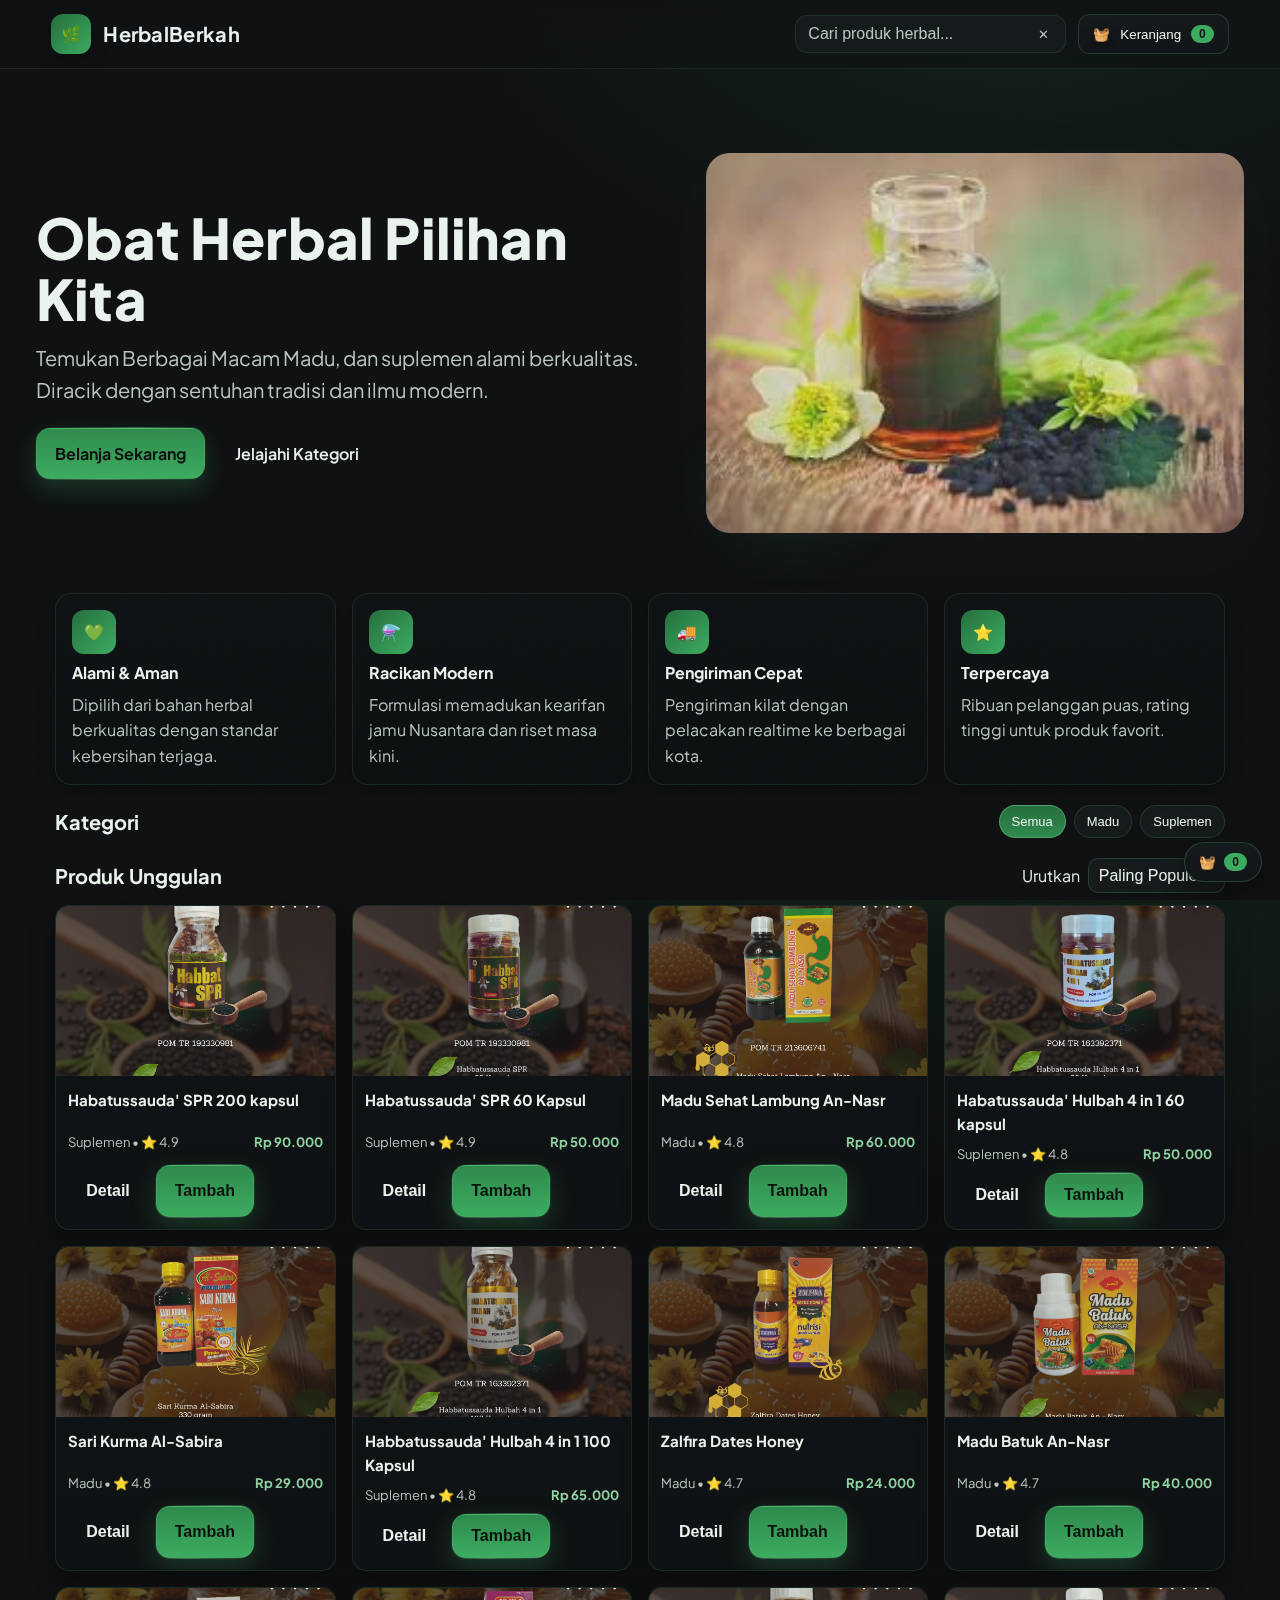
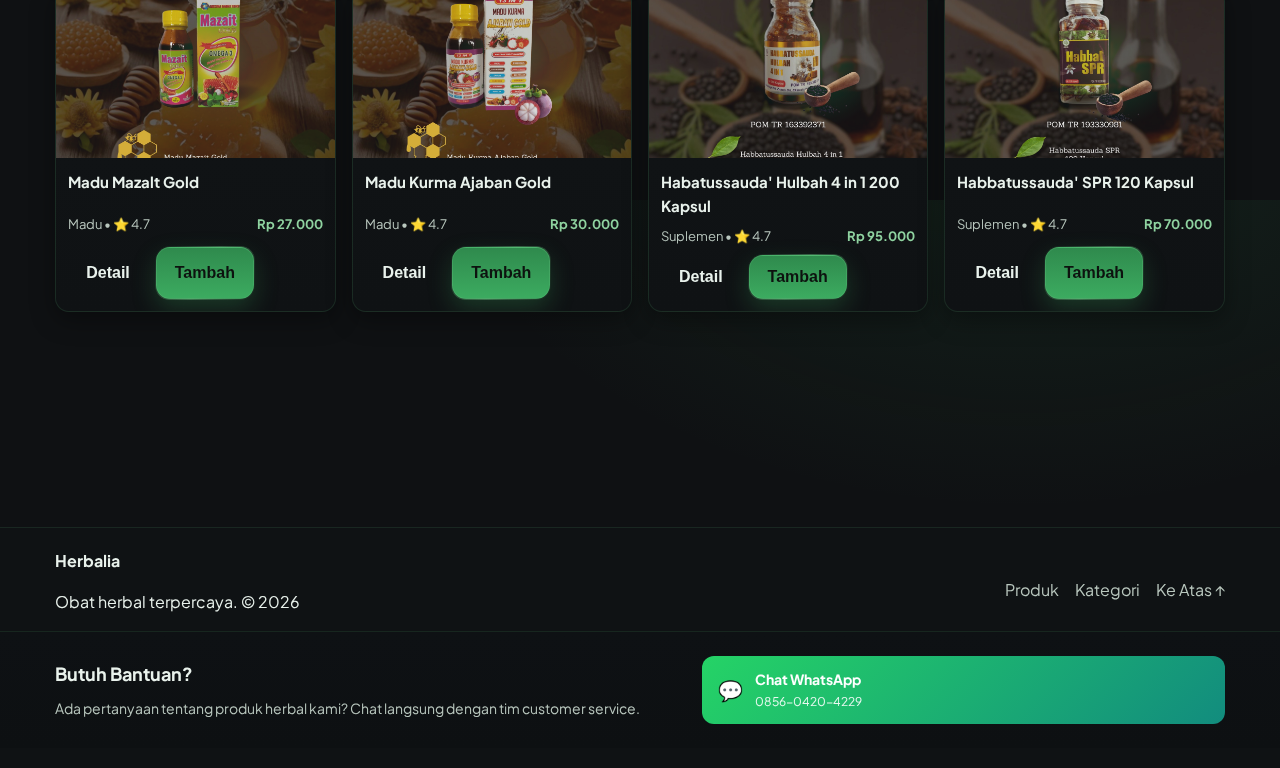
<file: index.html>
<!DOCTYPE html>
<html lang="id">
  <head>
    <meta charset="utf-8" />
    <meta name="viewport" content="width=device-width, initial-scale=1, maximum-scale=5, user-scalable=yes" />
    <title>Toko Herbal - Sehat Alami</title>
    <meta name="description" content="Toko herbal obat-obatan alami: jamu, teh, minyak, suplemen. Sehat alami berkelas." />
    <link rel="preconnect" href="https://fonts.googleapis.com" />
    <link rel="preconnect" href="https://fonts.gstatic.com" crossorigin />
    <link href="https://fonts.googleapis.com/css2?family=Plus+Jakarta+Sans:wght@400;500;600;700;800&family=Poppins:wght@300;400;500;600;700&display=swap" rel="stylesheet" />
    <link rel="stylesheet" href="styles.css" />
  </head>
  <body>
    <header class="site-header">
      <div class="container header-inner">
        <div class="brand">
          <div class="logo" aria-hidden="true">🌿</div>
          <div class="brand-text">
            <h1 class="title">HerbalBerkah</h1>
            <p class="subtitle"></p>
          </div>
        </div>

        <div class="header-actions">
          <div class="searchbar">
            <input id="searchInput" type="search" placeholder="Cari produk herbal..." aria-label="Cari produk" />
            <button id="clearSearch" class="ghost" aria-label="Bersihkan pencarian">✕</button>
          </div>
          <button id="cartButton" class="cart-button" aria-haspopup="dialog" aria-controls="cartModal">
            <span class="icon" aria-hidden="true">🧺</span>
            <span>Keranjang</span>
            <span class="badge" id="cartCount">0</span>
          </button>
        </div>
      </div>
    </header>

    <main>
      <section class="hero">
        <div class="container hero-inner">
          <div class="hero-text">
            <h2>Obat Herbal Pilihan Kita</h2>
            <p>Temukan Berbagai Macam Madu, dan suplemen alami berkualitas. Diracik dengan sentuhan tradisi dan ilmu modern.</p>
            <div class="hero-cta">
              <a href="#produk" class="btn primary">Belanja Sekarang</a>
              <a href="#kategori" class="btn ghost">Jelajahi Kategori</a>
            </div>
          </div>
          <div class="hero-art" aria-hidden="true">
            <img class="hero-img" src="images/hero.jpg" alt="Herbal pilihan" />
            <div class="leaf leaf-a"></div>
            <div class="leaf leaf-b"></div>
            <div class="leaf leaf-c"></div>
          </div>
        </div>
      </section>

      <section class="benefits">
        <div class="container benefits-grid">
          <article class="benefit reveal">
            <div class="benefit-icon">💚</div>
            <h4>Alami & Aman</h4>
            <p>Dipilih dari bahan herbal berkualitas dengan standar kebersihan terjaga.</p>
          </article>
          <article class="benefit reveal">
            <div class="benefit-icon">⚗️</div>
            <h4>Racikan Modern</h4>
            <p>Formulasi memadukan kearifan jamu Nusantara dan riset masa kini.</p>
          </article>
          <article class="benefit reveal">
            <div class="benefit-icon">🚚</div>
            <h4>Pengiriman Cepat</h4>
            <p>Pengiriman kilat dengan pelacakan realtime ke berbagai kota.</p>
          </article>
          <article class="benefit reveal">
            <div class="benefit-icon">⭐</div>
            <h4>Terpercaya</h4>
            <p>Ribuan pelanggan puas, rating tinggi untuk produk favorit.</p>
          </article>
        </div>
      </section>

      <section id="kategori" class="categories">
        <div class="container">
          <div class="section-head">
            <h3>Kategori</h3>
            <div class="chips" id="categoryChips" role="tablist" aria-label="Filter kategori">
              <!-- Chips diisi via JS -->
            </div>
          </div>
        </div>
      </section>

      <section id="produk" class="products">
        <div class="container">
          <div class="section-head">
            <h3>Produk Unggulan</h3>
            <div class="sorter">
              <label for="sortSelect">Urutkan</label>
              <select id="sortSelect" aria-label="Urutkan produk">
                <option value="popular">Paling Populer</option>
                <option value="price_asc">Harga Terendah</option>
                <option value="price_desc">Harga Tertinggi</option>
                <option value="name_asc">Nama A-Z</option>
              </select>
            </div>
          </div>

          <div id="productGrid" class="grid">
            <!-- Kartu produk diisi via JS -->
          </div>
        </div>
      </section>
      
      <section class="newsletter reveal">
        <div class="container newsletter-inner">
          <div>
            <h3>Dapatkan Tips Sehat & Promo</h3>
            <p class="muted">Berlangganan newsletter kami. Kami kirimkan 1-2x per bulan.</p>
          </div>
          <form id="newsletterForm" class="newsletter-form" autocomplete="on">
            <input type="email" id="newsletterEmail" required placeholder="Email Anda" aria-label="Email" />
            <button class="btn primary" type="submit">Berlangganan</button>
          </form>
        </div>
      </section>
    </main>

    <footer class="site-footer">
      <div class="container footer-inner">
        <div>
          <strong>Herbalia</strong>
          <p>Obat herbal terpercaya. © <span id="year"></span></p>
        </div>
        <nav class="footer-nav" aria-label="Footer">
          <a href="#produk">Produk</a>
          <a href="#kategori">Kategori</a>
          <a href="#" id="toTop">Ke Atas ↑</a>
        </nav>
      </div>
      
      <div class="contact-section">
        <div class="container">
          <div class="contact-inner">
            <div class="contact-info">
              <h4>Butuh Bantuan?</h4>
              <p>Ada pertanyaan tentang produk herbal kami? Chat langsung dengan tim customer service.</p>
            </div>
            <a href="https://wa.me/6285604204229?text=Halo%2C%20saya%20tertarik%20dengan%20produk%20herbal%20Anda.%20Bisa%20bantu%20saya%3F" 
               class="whatsapp-btn" target="_blank" rel="noopener">
              <span class="whatsapp-icon">💬</span>
              <div class="whatsapp-text">
                <strong>Chat WhatsApp</strong>
                <span>0856-0420-4229</span>
              </div>
            </a>
          </div>
        </div>
      </div>
    </footer>

    <!-- Cart Modal -->
    <dialog id="cartModal" class="cart-modal" aria-label="Keranjang Belanja">
      <div class="cart-header">
        <h4>Keranjang</h4>
        <button id="closeCart" class="icon-btn" aria-label="Tutup">✕</button>
      </div>
      <div id="cartItems" class="cart-items" role="list">
        <!-- Items via JS -->
      </div>
      <div class="cart-footer">
        <div class="totals">
          <span>Subtotal</span>
          <strong id="cartSubtotal">Rp0</strong>
        </div>
        <button id="checkoutBtn" class="btn primary block">Checkout</button>
      </div>
    </dialog>

    <!-- Floating Cart CTA -->
    <button id="floatingCart" class="floating-cart" aria-label="Buka keranjang">
      🧺 <span id="floatingCount" class="badge">0</span>
    </button>

    <!-- Toasts -->
    <div id="toastWrap" class="toast-wrap" aria-live="polite" aria-atomic="true"></div>

    <!-- Product Detail Modal -->
    <dialog id="productModal" class="product-modal" aria-label="Detail Produk">
      <div class="pm-header">
        <h4 id="pmTitle">Detail Produk</h4>
        <button id="pmClose" class="icon-btn" aria-label="Tutup">✕</button>
      </div>
      <div class="pm-body">
        <div class="pm-media">
          <img id="pmImage" alt="Gambar produk" />
        </div>
        <div class="pm-info">
          <div class="pm-top">
            <span id="pmCategory" class="chip" aria-label="Kategori"></span>
            <span id="pmRating" class="pm-rating">⭐ 0.0</span>
          </div>
          <h3 id="pmName"></h3>
          <div class="pm-price" id="pmPrice">Rp0</div>
          <p class="pm-desc" id="pmDesc"></p>
          <ul id="pmBenefits" class="pm-benefits"></ul>
          <div class="pm-actions">
            <div class="qty" role="group" aria-label="Ubah jumlah">
              <button id="pmDec" aria-label="Kurangi">−</button>
              <span id="pmQty">1</span>
              <button id="pmInc" aria-label="Tambah">+</button>
            </div>
            <button id="pmAdd" class="btn primary">Tambah ke Keranjang</button>
          </div>
        </div>
      </div>
    </dialog>

    <script src="script.js"></script>
  </body>
  </html>
</file>
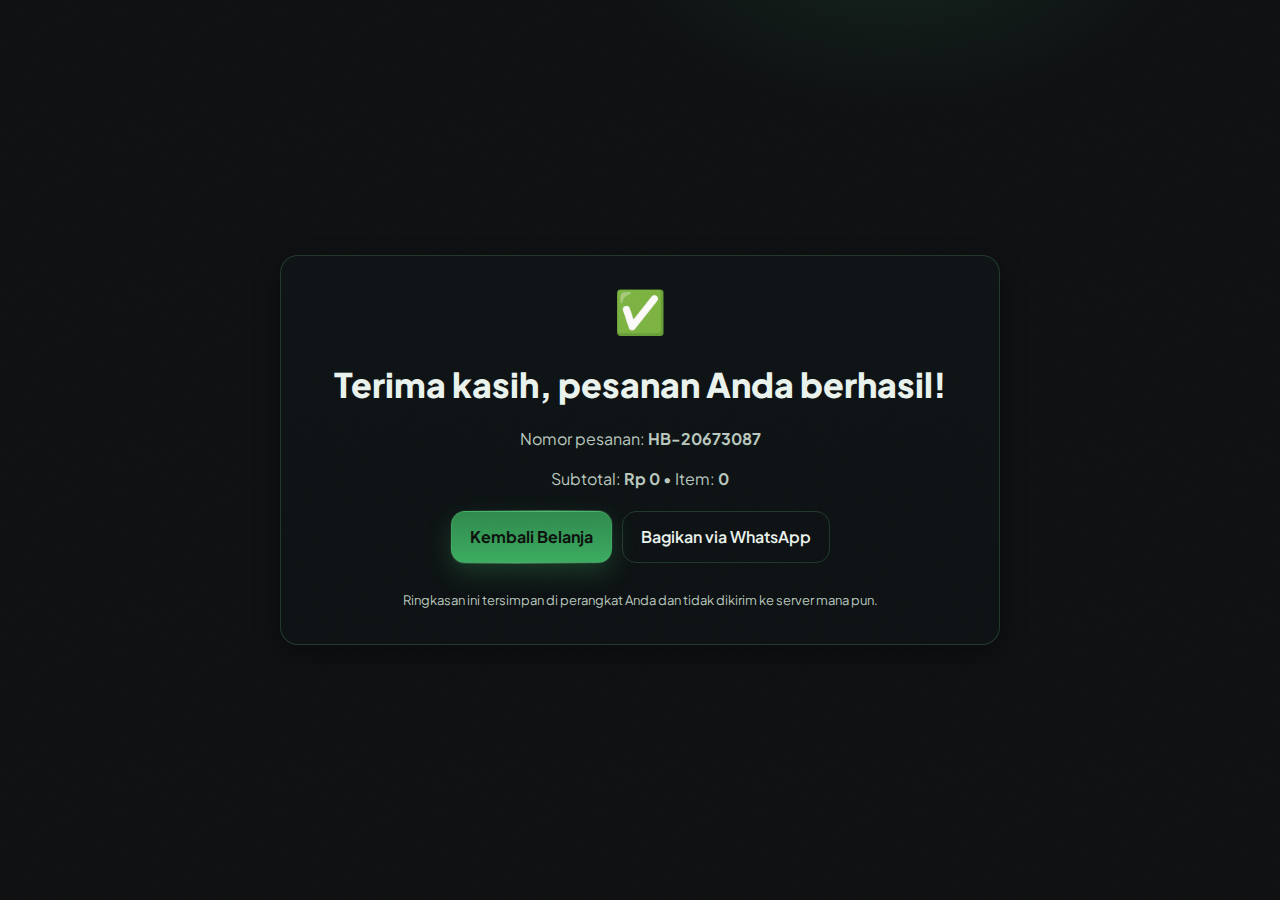
<file: success.html>
<!DOCTYPE html>
<html lang="id">
  <head>
    <meta charset="utf-8" />
    <meta name="viewport" content="width=device-width, initial-scale=1" />
    <title>Pemesanan Berhasil - Herbalia</title>
    <link href="https://fonts.googleapis.com/css2?family=Plus+Jakarta+Sans:wght@400;500;600;700;800&display=swap" rel="stylesheet" />
    <link rel="stylesheet" href="styles.css" />
    <style>
      .success-wrap { min-height: 100vh; display: grid; place-items: center; padding: 24px; background: radial-gradient(600px 400px at 70% -10%, rgba(60,171,96,.14), transparent 50%), var(--bg); }
      .success-card { width: min(720px, 96%); border: 1px solid rgba(102,195,128,.22); border-radius: 18px; background: linear-gradient(180deg, #0f1416, #0e1214); box-shadow: var(--shadow-1); padding: 20px; display: grid; gap: 14px; text-align: center; }
      .success-emoji { font-size: 42px; }
      .success-title { margin: 0; font-size: clamp(24px, 4vw, 34px); font-weight: 800; }
      .success-meta { color: var(--text-dim); margin: 0; }
      .success-actions { display: flex; justify-content: center; gap: 10px; margin-top: 6px; }
      .muted-note { color: var(--text-dim); font-size: 13px; }
    </style>
  </head>
  <body>
    <div class="success-wrap">
      <div class="success-card">
        <div class="success-emoji">✅</div>
        <h1 class="success-title">Terima kasih, pesanan Anda berhasil!</h1>
        <p class="success-meta">Nomor pesanan: <strong id="orderId">-</strong></p>
        <p class="success-meta">Subtotal: <strong id="orderTotal">Rp0</strong> • Item: <strong id="orderItems">0</strong></p>
        <div class="success-actions">
          <a class="btn primary" href="index.html">Kembali Belanja</a>
          <a id="waShare" class="btn" target="_blank" rel="noopener">Bagikan via WhatsApp</a>
        </div>
        <p class="muted-note">Ringkasan ini tersimpan di perangkat Anda dan tidak dikirim ke server mana pun.</p>
      </div>
    </div>

    <script>
      function formatIDR(n){return new Intl.NumberFormat('id-ID',{style:'currency',currency:'IDR',maximumFractionDigits:0}).format(n||0)}
      const last = JSON.parse(localStorage.getItem('lastOrder')||'{}');
      const ts = last.ts || Date.now();
      const orderId = 'HB-' + ts.toString().slice(-8);
      document.getElementById('orderId').textContent = orderId;
      document.getElementById('orderTotal').textContent = formatIDR(last.subtotal||0);
      document.getElementById('orderItems').textContent = (last.items? last.items.reduce((a,x)=>a+Number(x.qty||0),0):0);
      const msg = encodeURIComponent(`Halo, saya sudah checkout di Herbalia.\nNomor Pesanan: ${orderId}\nSubtotal: ${formatIDR(last.subtotal||0)}\nTerima kasih!`);
      document.getElementById('waShare').href = 'https://wa.me/6285604204229?text=' + msg;
    </script>
  </body>
  </html>
</file>
<file: styles.css>
/* Theme: calm green + black */
:root {
  --green-50: #eef7f0;
  --green-100: #d6efda;
  --green-200: #b9e3c0;
  --green-300: #8fd3a0;
  --green-400: #66c380;
  --green-500: #3cab60; /* primary */
  --green-600: #2f8a4d;
  --green-700: #256e3d;
  --green-800: #1b5230;
  --green-900: #143c24;
  --black: #0f1113;
  --gray-200: #e7ebee;
  --gray-300: #cfd6db;
  --gray-500: #85929c;
  --white: #ffffff;

  --bg: var(--black);
  --surface: #121518;
  --muted: #151a1c;
  --text: #e9f2ec;
  --text-dim: #b9c7be;
  --primary: var(--green-500);
  --primary-press: var(--green-600);
  --ring: rgba(60, 171, 96, 0.4);

  --radius: 14px;
  --shadow-1: 0 8px 24px rgba(0, 0, 0, 0.35);
  --shadow-soft: 0 6px 18px rgba(0, 0, 0, 0.25);
}

* { box-sizing: border-box; }
html, body { height: 100%; }
html { 
  scroll-behavior: smooth; 
  -webkit-text-size-adjust: 100%; 
  -webkit-tap-highlight-color: transparent; 
}
body {
  margin: 0;
  font-family: 'Plus Jakarta Sans', 'Poppins', system-ui, -apple-system, Segoe UI, Roboto, Helvetica, Arial, 'Apple Color Emoji', 'Segoe UI Emoji';
  background: radial-gradient(1200px 800px at 80% -10%, rgba(60,171,96,0.12), transparent 50%), var(--bg);
  color: var(--text);
  line-height: 1.6;
  -webkit-font-smoothing: antialiased;
  -moz-osx-font-smoothing: grayscale;
  overflow-x: hidden;
}
/* subtle grain */
body::after { content: ""; position: fixed; inset: 0; pointer-events: none; background-image: url('data:image/svg+xml;utf8,<svg xmlns="http://www.w3.org/2000/svg" width="160" height="160" viewBox="0 0 160 160"><filter id="n"><feTurbulence type="fractalNoise" baseFrequency="0.8" numOctaves="2" stitchTiles="stitch"/></filter><rect width="100%" height="100%" filter="url(%23n)" opacity="0.04"/></svg>'); mix-blend-mode: soft-light; }

.container {
  width: min(1200px, 92%);
  margin: 0 auto;
  padding: 0 4px;
}

/* Header */
.site-header {
  position: sticky; top: 0; z-index: 50;
  background: linear-gradient(to bottom, rgba(16,18,20,.9), rgba(16,18,20,.6));
  backdrop-filter: saturate(130%) blur(10px);
  border-bottom: 1px solid rgba(102,195,128,.12);
}
.site-header.scrolled { box-shadow: 0 6px 18px rgba(0,0,0,.35); }
.header-inner { display: flex; align-items: center; justify-content: space-between; padding: 14px 0; }
.brand { display: flex; align-items: center; gap: 12px; }
.logo { width: 40px; height: 40px; display: grid; place-items: center; border-radius: 12px; background: linear-gradient(135deg, var(--green-700), var(--green-500)); box-shadow: var(--shadow-soft); }
.brand .title { font-size: 20px; margin: 0; letter-spacing: .3px; }
.brand .subtitle { margin: 0; font-size: 12px; color: var(--text-dim); }

.header-actions { display: flex; align-items: center; gap: 12px; }
.searchbar {
  display: flex; align-items: center; gap: 6px; padding: 8px 10px; border-radius: 12px;
  background: var(--muted); border: 1px solid rgba(102,195,128,.14);
}
.searchbar input { 
  background: transparent; 
  border: none; 
  outline: none; 
  color: var(--text); 
  width: 220px; 
  font-size: 16px; /* Mencegah zoom di iOS */
  -webkit-appearance: none;
  appearance: none;
  border-radius: 0;
}
.searchbar input::placeholder { color: var(--text-dim); }
.searchbar .ghost { background: transparent; border: none; color: var(--text-dim); cursor: pointer; }

.cart-button { display: inline-flex; align-items: center; gap: 10px; border: 1px solid rgba(102,195,128,.22); padding: 10px 14px; background: linear-gradient(180deg, #151a1c, #121518); color: var(--text); border-radius: 12px; cursor: pointer; }
.cart-button .icon { filter: drop-shadow(0 2px 4px rgba(0,0,0,.4)); }
.badge { background: var(--primary); color: var(--black); padding: 2px 8px; border-radius: 999px; font-size: 12px; font-weight: 700; }

/* Hero */
.hero { position: relative; padding: 84px 0 40px; }
.hero .container { width: min(1400px, 95%); }
.hero-inner { display: grid; grid-template-columns: 1.2fr 1fr; align-items: center; gap: 24px; }
.hero-text h2 { margin: 0 0 12px; font-weight: 800; letter-spacing: .2px; font-size: clamp(32px, 5vw, 56px); line-height: 1.1; }
.hero-text p { margin: 0 0 22px; color: var(--text-dim); font-size: clamp(16px, 2.4vw, 20px); }
.hero-cta { display: flex; gap: 12px; }
/* gradient accent for first line word wrap */
.hero-text h2 { letter-spacing: .2px; }
.hero-text h2::selection { background: var(--green-600); color: #0d120f; }

.hero-art { position: relative; height: 380px; }
.hero-img { position: absolute; inset: 0; width: 100%; height: 100%; object-fit: cover; border-radius: 24px; opacity: .92; mix-blend-mode: screen; filter: saturate(112%) contrast(96%); box-shadow: 0 20px 60px rgba(0,0,0,.45), 0 0 0 1px rgba(102,195,128,.18) inset; }
.hero-art::after { content: ""; position: absolute; inset: -10% -6% -12% -6%; background: radial-gradient(40% 40% at 70% 30%, rgba(60,171,96,.18), transparent 60%), radial-gradient(30% 30% at 20% 80%, rgba(60,171,96,.12), transparent 60%); filter: blur(20px); pointer-events: none; }
.leaf { position: absolute; border-radius: 50%; filter: blur(10px); opacity: .55; }
.leaf-a { width: 220px; height: 220px; right: 10%; top: 10%; background: radial-gradient(circle at 40% 40%, var(--green-400), transparent 60%); }
.leaf-b { width: 160px; height: 160px; right: 35%; top: 40%; background: radial-gradient(circle at 40% 40%, var(--green-700), transparent 60%); }
.leaf-c { width: 120px; height: 120px; right: 5%; bottom: 0; background: radial-gradient(circle at 40% 40%, var(--green-500), transparent 60%); }

/* Sections */
.section-head { display: flex; align-items: center; justify-content: space-between; gap: 16px; margin: 20px 0 12px; }
.section-head h3 { margin: 0; font-size: 20px; }

.chips { display: flex; flex-wrap: wrap; gap: 8px; }
.chip { background: var(--muted); color: var(--text); border: 1px solid rgba(102,195,128,.18); padding: 8px 12px; border-radius: 999px; cursor: pointer; font-size: 13px; }
.chip[aria-selected="true"] { background: linear-gradient(180deg, var(--green-700), var(--green-600)); border-color: rgba(102,195,128,.6); }

.sorter { display: inline-flex; align-items: center; gap: 8px; }
.sorter select { 
  background: var(--muted); 
  border: 1px solid rgba(102,195,128,.22); 
  color: var(--text); 
  padding: 8px 10px; 
  border-radius: 10px; 
  font-size: 16px; /* Mencegah zoom di iOS */
  -webkit-appearance: none;
  -moz-appearance: none;
  appearance: none;
}

.grid { display: grid; grid-template-columns: repeat(4, 1fr); gap: 16px; }
.card {
  border-radius: var(--radius);
  background: linear-gradient(180deg, #111416, #0f1214);
  border: 1px solid rgba(102,195,128,.14);
  box-shadow: var(--shadow-1);
  overflow: hidden;
  display: grid;
  grid-template-rows: 170px auto;
  transform: translateZ(0);
  transition: transform .15s ease, box-shadow .2s ease, border-color .2s ease;
}
.card-media { position: relative; background: radial-gradient(120px 120px at 60% 40%, rgba(60,171,96,.35), transparent 60%), #0d1113; }
.card-media img { width: 100%; height: 100%; object-fit: cover; mix-blend-mode: lighten; opacity: .95; }
.card-body { padding: 12px; display: grid; gap: 8px; }
.card-title { margin: 0; font-size: 15px; }
.card-meta { display: flex; align-items: center; justify-content: space-between; color: var(--text-dim); font-size: 13px; }
.price { color: var(--green-300); font-weight: 700; }
.card-actions { display: flex; gap: 8px; }
.card:hover { transform: translateY(-3px); box-shadow: 0 14px 28px rgba(0,0,0,.45); border-color: rgba(102,195,128,.36); }
.card:active { transform: translateY(-1px); }

/* Buttons */
.btn { display: inline-flex; align-items: center; justify-content: center; gap: 10px; padding: 12px 18px; border-radius: 14px; border: 1px solid rgba(102,195,128,.22); cursor: pointer; color: var(--text); text-decoration: none; transition: transform .06s ease, box-shadow .15s ease; font-weight: 600; font-size: 16px; -webkit-tap-highlight-color: transparent; }
.btn:hover { transform: translateY(-1px); box-shadow: 0 6px 14px rgba(0,0,0,.3); }
.btn:active { transform: translateY(0); }
.btn:focus-visible { outline: 2px solid var(--ring); outline-offset: 2px; }
.btn.primary { position: relative; background: linear-gradient(180deg, var(--green-600), var(--green-500)); color: #0d120f; font-weight: 700; box-shadow: 0 10px 24px rgba(60,171,96,.25); }
.btn.primary::after { content: ""; position: absolute; inset: -2px; border-radius: 14px; padding: 2px; background: linear-gradient(120deg, rgba(102,195,128,.0), rgba(102,195,128,.45), rgba(102,195,128,.0)); -webkit-mask: linear-gradient(#000 0 0) content-box, linear-gradient(#000 0 0); -webkit-mask-composite: xor; mask: linear-gradient(#000 0 0) content-box, linear-gradient(#000 0 0); mask-composite: exclude; animation: borderMove 2.5s linear infinite; }
.btn.primary:hover { box-shadow: 0 16px 30px rgba(60,171,96,.35); }
@keyframes borderMove { 0%{background-position:0% 50%} 100%{background-position:200% 50%} }
.btn.primary.block { width: 100%; }
.btn.ghost { background: transparent; }
.ghost { background: transparent; border: none; color: var(--text); cursor: pointer; -webkit-tap-highlight-color: transparent; }
.icon-btn { background: transparent; border: none; color: var(--text); cursor: pointer; font-size: 18px; -webkit-tap-highlight-color: transparent; }

/* Footer */
.site-footer { margin-top: 40px; border-top: 1px solid rgba(102,195,128,.12); padding: 20px 0; background: #0f1214; }
.footer-inner { display: flex; align-items: center; justify-content: space-between; }
.footer-nav { display: flex; gap: 16px; }
.footer-nav a { color: var(--text-dim); text-decoration: none; }

/* Contact Section */
.contact-section { background: linear-gradient(180deg, #0e1114, #0d1012); border-top: 1px solid rgba(102,195,128,.12); padding: 24px 0; }
.contact-inner { display: grid; grid-template-columns: 1.2fr 1fr; align-items: center; gap: 20px; }
.contact-info h4 { margin: 0 0 8px; font-size: 18px; }
.contact-info p { margin: 0; color: var(--text-dim); font-size: 14px; }
.whatsapp-btn { display: inline-flex; align-items: center; gap: 12px; background: linear-gradient(135deg, #25D366, #128C7E); color: white; padding: 12px 16px; border-radius: 12px; text-decoration: none; transition: transform .15s ease, box-shadow .2s ease; }
.whatsapp-btn:hover { transform: translateY(-2px); box-shadow: 0 8px 20px rgba(37,211,102,.3); }
.whatsapp-icon { font-size: 20px; }
.whatsapp-text { display: grid; gap: 2px; }
.whatsapp-text strong { font-size: 14px; }
.whatsapp-text span { font-size: 12px; opacity: .9; }

/* Cart Modal */
.cart-modal { 
  width: min(560px, 92%); 
  border: 1px solid rgba(102,195,128,.22); 
  border-radius: 16px; 
  background: #0e1114; 
  color: var(--text); 
  box-shadow: var(--shadow-1); 
  padding: 0; 
  max-height: 90vh;
  overflow-y: auto;
  -webkit-overflow-scrolling: touch;
}
.cart-modal::backdrop { 
  background: rgba(0,0,0,.6); 
  backdrop-filter: blur(2px); 
}
.cart-header { display: flex; align-items: center; justify-content: space-between; padding: 12px 14px; border-bottom: 1px solid rgba(102,195,128,.14); }
.cart-items { 
  max-height: 360px; 
  overflow: auto; 
  padding: 8px 14px; 
  display: grid; 
  gap: 8px; 
  -webkit-overflow-scrolling: touch;
}
.cart-item { display: grid; grid-template-columns: 64px 1fr auto; gap: 10px; align-items: center; padding: 8px; border: 1px solid rgba(102,195,128,.12); border-radius: 12px; background: #0f1315; }
.cart-item img { width: 64px; height: 64px; object-fit: cover; border-radius: 10px; }
.cart-item .title { margin: 0; font-size: 14px; }
.qty { display: inline-flex; align-items: center; gap: 8px; border: 1px solid rgba(102,195,128,.18); border-radius: 10px; padding: 4px 8px; }
.qty button { 
  background: transparent; 
  border: none; 
  color: var(--text); 
  cursor: pointer; 
  font-size: 16px; 
  -webkit-tap-highlight-color: transparent;
  min-width: 32px;
  min-height: 32px;
  display: flex;
  align-items: center;
  justify-content: center;
}
.cart-footer { border-top: 1px solid rgba(102,195,128,.14); padding: 12px 14px; display: grid; gap: 10px; }
.totals { display: flex; align-items: center; justify-content: space-between; }

/* Benefits */
.benefits { padding: 20px 0 0; }
.benefits-grid { display: grid; grid-template-columns: repeat(4, 1fr); gap: 16px; }
.benefit { padding: 16px; border-radius: 16px; border: 1px solid rgba(102,195,128,.14); background: linear-gradient(180deg, #0f1315, #0d1012); box-shadow: var(--shadow-soft); }
.benefit h4 { margin: 6px 0; }
.benefit p { margin: 0; color: var(--text-dim); }
.benefit-icon { width: 44px; height: 44px; display: grid; place-items: center; border-radius: 12px; background: linear-gradient(135deg, var(--green-700), var(--green-500)); }

/* Newsletter */
.newsletter { padding: 24px 0; }
.newsletter-inner { display: grid; grid-template-columns: 1.2fr 1fr; align-items: center; gap: 16px; background: linear-gradient(180deg, #0f1416, #0e1214); border: 1px solid rgba(102,195,128,.14); border-radius: 16px; padding: 16px; box-shadow: var(--shadow-soft); }
.newsletter .muted { color: var(--text-dim); margin: 6px 0 0; }
.newsletter-form { display: flex; gap: 8px; }
.newsletter-form input { 
  flex: 1; 
  background: var(--muted); 
  border: 1px solid rgba(102,195,128,.18); 
  color: var(--text); 
  padding: 10px 12px; 
  border-radius: 12px; 
  font-size: 16px; /* Mencegah zoom di iOS */
  -webkit-appearance: none;
  appearance: none;
}

/* Floating Cart */
.floating-cart { position: fixed; right: 18px; bottom: 18px; display: inline-flex; align-items: center; gap: 8px; background: linear-gradient(180deg, #151a1c, #121518); color: var(--text); border: 1px solid rgba(102,195,128,.24); border-radius: 999px; padding: 10px 14px; box-shadow: var(--shadow-1); cursor: pointer; z-index: 60; transition: transform .2s ease, box-shadow .2s ease; }
.floating-cart:hover { transform: translateY(-2px); box-shadow: 0 8px 20px rgba(0,0,0,.4); }

/* Toasts */
.toast-wrap { position: fixed; right: 18px; bottom: 80px; display: grid; gap: 8px; z-index: 70; }
.toast { display: grid; grid-auto-flow: column; align-items: center; gap: 10px; background: linear-gradient(180deg, #101416, #0f1315); border: 1px solid rgba(102,195,128,.22); color: var(--text); padding: 10px 12px; border-radius: 12px; box-shadow: var(--shadow-soft); }
.toast .title { font-weight: 600; }

/* Reveal on Scroll */
.reveal { opacity: 0; transform: translateY(8px); transition: opacity .5s ease, transform .5s ease; }
.reveal.visible { opacity: 1; transform: translateY(0); }

/* Product Modal */
.product-modal { 
  width: min(900px, 96%); 
  border: 1px solid rgba(102,195,128,.22); 
  border-radius: 16px; 
  background: #0e1114; 
  color: var(--text); 
  box-shadow: var(--shadow-1); 
  padding: 0; 
  max-height: 90vh;
  overflow-y: auto;
  -webkit-overflow-scrolling: touch;
}
.product-modal::backdrop { 
  background: rgba(0,0,0,.6); 
  backdrop-filter: blur(2px); 
}
.pm-header { display: flex; align-items: center; justify-content: space-between; padding: 12px 14px; border-bottom: 1px solid rgba(102,195,128,.14); }
.pm-body { display: grid; grid-template-columns: 1.1fr 1fr; gap: 16px; padding: 14px; }
.pm-media { border-radius: 14px; overflow: hidden; border: 1px solid rgba(102,195,128,.14); background: #0d1113; min-height: 320px; }
.pm-media img { width: 100%; height: 100%; object-fit: cover; }
.pm-info { display: grid; align-content: start; gap: 10px; }
.pm-top { display: flex; align-items: center; gap: 8px; }
.pm-rating { color: var(--text-dim); }
.pm-price { font-size: 22px; color: var(--green-300); font-weight: 700; }
.pm-desc { color: var(--text-dim); margin: 0; }
.pm-benefits { margin: 0; padding-left: 18px; color: var(--text-dim); display: grid; gap: 6px; }
.pm-actions { display: flex; gap: 10px; align-items: center; }

@media (max-width: 900px) {
  .pm-body { grid-template-columns: 1fr; }
}

/* Responsive */
@media (max-width: 1000px) {
  .grid { grid-template-columns: repeat(3, 1fr); }
  .hero-inner { grid-template-columns: 1fr; }
  .hero-art { order: -1; height: 240px; }
  .benefits-grid { grid-template-columns: repeat(2, 1fr); }
  .newsletter-inner { grid-template-columns: 1fr; }
  .contact-inner { grid-template-columns: 1fr; gap: 16px; }
}

/* Mobile - 2 kolom produk */
@media (max-width: 768px) {
  .grid { 
    grid-template-columns: repeat(2, 1fr); 
    gap: 12px;
  }
  .card {
    grid-template-rows: 140px auto;
  }
  .card-media { 
    background: radial-gradient(100px 100px at 60% 40%, rgba(60,171,96,.35), transparent 60%), #0d1113; 
  }
  .card-body { 
    padding: 10px; 
    gap: 6px; 
  }
  .card-title { 
    font-size: 14px; 
    line-height: 1.3;
  }
  .card-meta { 
    font-size: 12px; 
  }
  .card-actions { 
    gap: 6px; 
  }
  .btn { 
    padding: 8px 12px; 
    font-size: 14px; 
    border-radius: 10px; 
  }
  
  /* Touch interactions untuk mobile */
  .card:hover { 
    transform: translateY(-2px); 
    box-shadow: 0 8px 16px rgba(0,0,0,.3); 
  }
  .card:active { 
    transform: translateY(0); 
  }
  
  /* Container mobile */
  .container { 
    width: min(1200px, 95%); 
    padding: 0 8px; 
  }
  
  /* Header mobile */
  .header-inner { 
    padding: 12px 0; 
    flex-wrap: wrap; 
    gap: 12px; 
  }
  .searchbar input { 
    width: 140px; 
    font-size: 16px; /* Tetap 16px untuk mencegah zoom */
  }
  .cart-button { 
    padding: 8px 12px; 
    font-size: 14px; 
  }
  
  /* Hero mobile */
  .hero { 
    padding: 60px 0 30px; 
  }
  .hero-text h2 { 
    font-size: clamp(24px, 6vw, 32px); 
    margin-bottom: 10px; 
  }
  .hero-text p { 
    font-size: 16px; 
    margin-bottom: 18px; 
  }
  .hero-cta { 
    flex-direction: column; 
    gap: 8px; 
  }
  .hero-cta .btn { 
    width: 100%; 
    justify-content: center; 
  }
  .hero-art { 
    height: 200px; 
  }
  
  /* Benefits mobile */
  .benefits-grid { 
    grid-template-columns: repeat(2, 1fr); 
    gap: 12px; 
  }
  .benefit { 
    padding: 12px; 
  }
  .benefit h4 { 
    font-size: 14px; 
    margin: 4px 0; 
  }
  .benefit p { 
    font-size: 13px; 
  }
  .benefit-icon { 
    width: 36px; 
    height: 36px; 
  }
  
  /* Section heads mobile */
  .section-head { 
    flex-direction: column; 
    align-items: flex-start; 
    gap: 12px; 
    margin: 16px 0 8px; 
  }
  .section-head h3 { 
    font-size: 18px; 
  }
  .chips { 
    width: 100%; 
    justify-content: flex-start; 
  }
  .chip { 
    font-size: 12px; 
    padding: 6px 10px; 
  }
  
  /* Newsletter mobile */
  .newsletter-inner { 
    padding: 14px; 
  }
  .newsletter h3 { 
    font-size: 18px; 
  }
  .newsletter-form { 
    flex-direction: column; 
    gap: 8px; 
  }
  
  /* Contact mobile */
  .contact-inner { 
    gap: 12px; 
  }
  .contact-info h4 { 
    font-size: 16px; 
  }
  .whatsapp-btn { 
    padding: 10px 14px; 
  }
  
  /* Footer mobile */
  .footer-inner { 
    flex-direction: column; 
    gap: 12px; 
    text-align: center; 
  }
  .footer-nav { 
    justify-content: center; 
  }
  
  /* Floating cart mobile */
  .floating-cart { 
    right: 12px; 
    bottom: 12px; 
    padding: 8px 12px; 
    font-size: 14px; 
  }
  
  /* Toast mobile */
  .toast-wrap { 
    right: 12px; 
    bottom: 70px; 
  }
  .toast { 
    padding: 8px 10px; 
    font-size: 14px; 
  }
  
  /* Product modal mobile */
  .pm-body { 
    padding: 12px; 
  }
  .pm-media { 
    min-height: 200px; 
  }
  .pm-info { 
    gap: 8px; 
  }
  .pm-price { 
    font-size: 20px; 
  }
  .pm-desc { 
    font-size: 14px; 
  }
  .pm-benefits { 
    font-size: 13px; 
  }
  
  /* Modals mobile */
  .cart-modal, .product-modal { 
    width: 95%; 
    margin: 10px; 
    max-height: 85vh;
  }
  
  /* Cart mobile */
  .cart-item { 
    grid-template-columns: 56px 1fr auto; 
    gap: 8px; 
    padding: 6px; 
  }
  .cart-item img { 
    width: 56px; 
    height: 56px; 
  }
  .cart-item .title { 
    font-size: 13px; 
  }
  .qty button { 
    min-width: 28px; 
    min-height: 28px; 
    font-size: 14px; 
  }
}

/* Small mobile - 1 kolom */
@media (max-width: 480px) {
  .grid { 
    grid-template-columns: 1fr; 
    gap: 10px; 
  }
  .card {
    grid-template-rows: 160px auto;
  }
  .card-body { 
    padding: 12px; 
  }
  .card-title { 
    font-size: 15px; 
  }
  
  /* Container small mobile */
  .container { 
    width: min(1200px, 96%); 
    padding: 0 12px; 
  }
  
  /* Header small mobile */
  .header-actions { 
    width: 100%; 
    justify-content: space-between; 
  }
  .searchbar input { 
    width: 120px; 
    font-size: 16px; /* Tetap 16px untuk mencegah zoom */
  }
  
  /* Benefits small mobile */
  .benefits-grid { 
    grid-template-columns: 1fr; 
    gap: 10px; 
  }
  
  /* Hero small mobile */
  .hero { 
    padding: 50px 0 25px; 
  }
  .hero-text h2 { 
    font-size: 22px; 
  }
  .hero-text p { 
    font-size: 15px; 
  }
  
  /* Modals mobile */
  .cart-modal, .product-modal { 
    width: 95%; 
    margin: 10px; 
    max-height: 85vh;
  }
  .pm-body { 
    grid-template-columns: 1fr; 
    gap: 12px; 
  }
  .pm-media { 
    min-height: 200px; 
  }
  .pm-actions { 
    flex-direction: column; 
    gap: 8px; 
  }
  .pm-actions .qty { 
    align-self: center; 
  }
  .pm-actions .btn { 
    width: 100%; 
  }
  
  /* Product modal mobile */
  .pm-body { 
    padding: 12px; 
  }
  .pm-media { 
    min-height: 180px; 
  }
  .pm-info { 
    gap: 8px; 
  }
  .pm-price { 
    font-size: 20px; 
  }
  .pm-desc { 
    font-size: 14px; 
  }
  .pm-benefits { 
    font-size: 13px; 
  }
  
  /* Floating cart small mobile */
  .floating-cart { 
    right: 10px; 
    bottom: 10px; 
    padding: 6px 10px; 
    font-size: 13px; 
  }
  
  /* Toast small mobile */
  .toast-wrap { 
    right: 10px; 
    bottom: 60px; 
  }
  .toast { 
    padding: 6px 8px; 
    font-size: 13px; 
  }
  
  /* Cart small mobile */
  .cart-item { 
    grid-template-columns: 48px 1fr auto; 
    gap: 6px; 
    padding: 4px; 
  }
  .cart-item img { 
    width: 48px; 
    height: 48px; 
  }
  .cart-item .title { 
    font-size: 12px; 
  }
  .qty button { 
    min-width: 24px; 
    min-height: 24px; 
    font-size: 12px; 
  }
}
</file>
